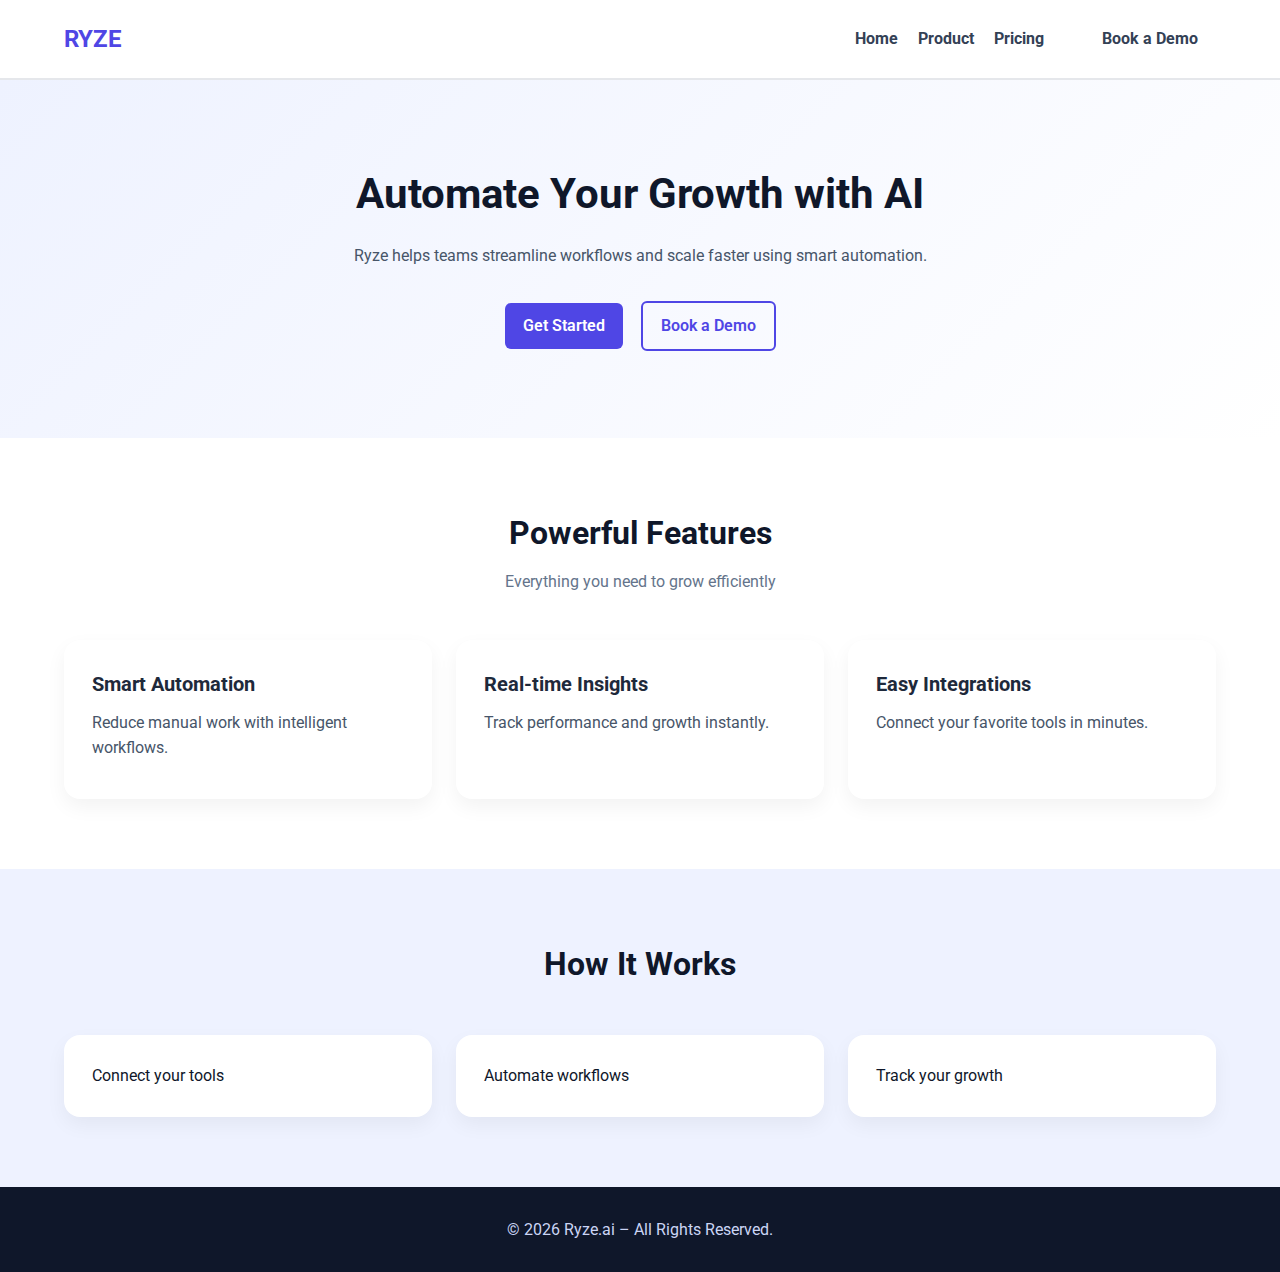
<file: index.html>
<!DOCTYPE html>
<html lang="en">
<head>
  <meta charset="UTF-8" />
  <title>Ryze – Grow Faster with AI</title>
  <link rel="stylesheet" href="style.css" />
</head>
<body>

<header>
  <div class="container nav">
    <h2>RYZE</h2>
    <ul>
      <li><a href="index.html">Home</a></li>
      <li><a href="feature.html">Product</a></li>
      <li><a href="price.html">Pricing</a></li>
      <li><a href="#" class="btn">Book a Demo</a></li>
    </ul>
  </div>
</header>

<section class="hero">
  <div class="container">
    <h1>Automate Your Growth with AI</h1>
    <p>Ryze helps teams streamline workflows and scale faster using smart automation.</p>
    <a href="#" class="btn btn-primary">Get Started</a>
    <a href="#" class="btn btn-outline">Book a Demo</a>
  </div>
</section>

<section>
  <div class="container">
    <div class="section-title">
      <h2>Powerful Features</h2>
      <p>Everything you need to grow efficiently</p>
    </div>

    <div class="grid grid-3">
      <div class="card">
        <h3>Smart Automation</h3>
        <p>Reduce manual work with intelligent workflows.</p>
      </div>
      <div class="card">
        <h3>Real-time Insights</h3>
        <p>Track performance and growth instantly.</p>
      </div>
      <div class="card">
        <h3>Easy Integrations</h3>
        <p>Connect your favorite tools in minutes.</p>
      </div>
    </div>
  </div>
</section>

<section style="background:#eef2ff;">
  <div class="container">
    <div class="section-title">
      <h2>How It Works</h2>
    </div>

    <div class="grid grid-3">
      <div class="card">Connect your tools</div>
      <div class="card">Automate workflows</div>
      <div class="card">Track your growth</div>
    </div>
  </div>
</section>

<footer>
  <div class="container">
    <p>© 2026 Ryze.ai – All Rights Reserved.</p>
  </div>
</footer>

</body>
</html>
</file>
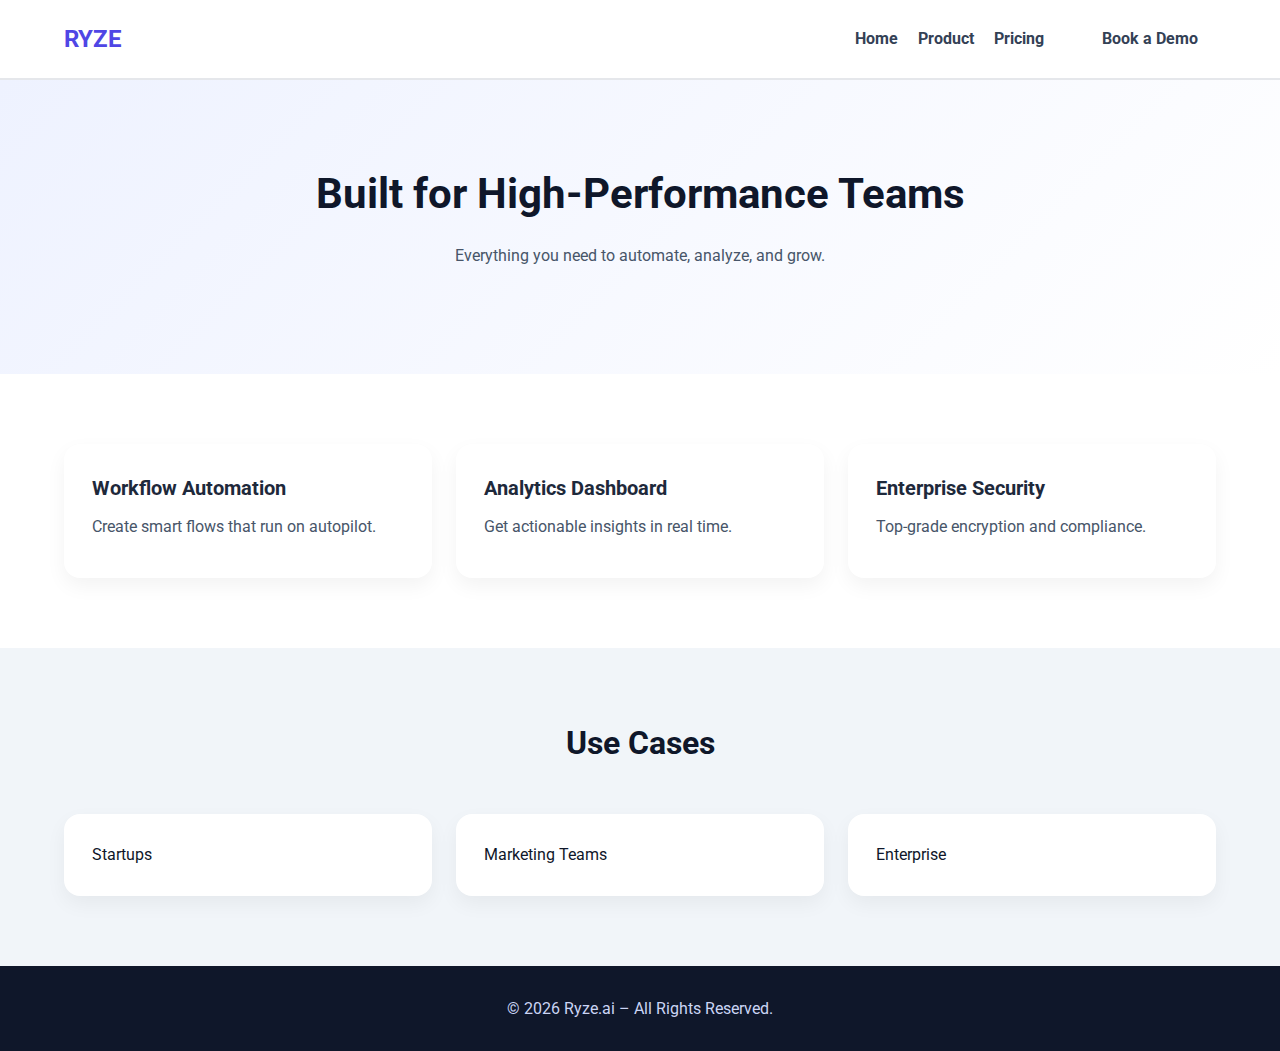
<file: feature.html>
<!DOCTYPE html>
<html lang="en">
<head>
  <meta charset="UTF-8" />
  <title>Ryze – Product Features</title>
  <link rel="stylesheet" href="style.css" />
</head>
<body>

<header>
  <div class="container nav">
    <h2>RYZE</h2>
    <ul>
      <li><a href="index.html">Home</a></li>
      <li><a href="feature.html">Product</a></li>
      <li><a href="price.html">Pricing</a></li>
      <li><a href="#" class="btn">Book a Demo</a></li>
    </ul>
  </div>
</header>

<section class="hero">
  <div class="container">
    <h1>Built for High-Performance Teams</h1>
    <p>Everything you need to automate, analyze, and grow.</p>
  </div>
</section>

<section>
  <div class="container">
    <div class="grid grid-3">
      <div class="card">
        <h3>Workflow Automation</h3>
        <p>Create smart flows that run on autopilot.</p>
      </div>
      <div class="card">
        <h3>Analytics Dashboard</h3>
        <p>Get actionable insights in real time.</p>
      </div>
      <div class="card">
        <h3>Enterprise Security</h3>
        <p>Top-grade encryption and compliance.</p>
      </div>
    </div>
  </div>
</section>

<section style="background:#f1f5f9;">
  <div class="container">
    <div class="section-title">
      <h2>Use Cases</h2>
    </div>
    <div class="grid grid-3">
      <div class="card">Startups</div>
      <div class="card">Marketing Teams</div>
      <div class="card">Enterprise</div>
    </div>
  </div>
</section>

<footer>
  <div class="container">
    <p>© 2026 Ryze.ai – All Rights Reserved.</p>
  </div>
</footer>

</body>
</html>
</file>
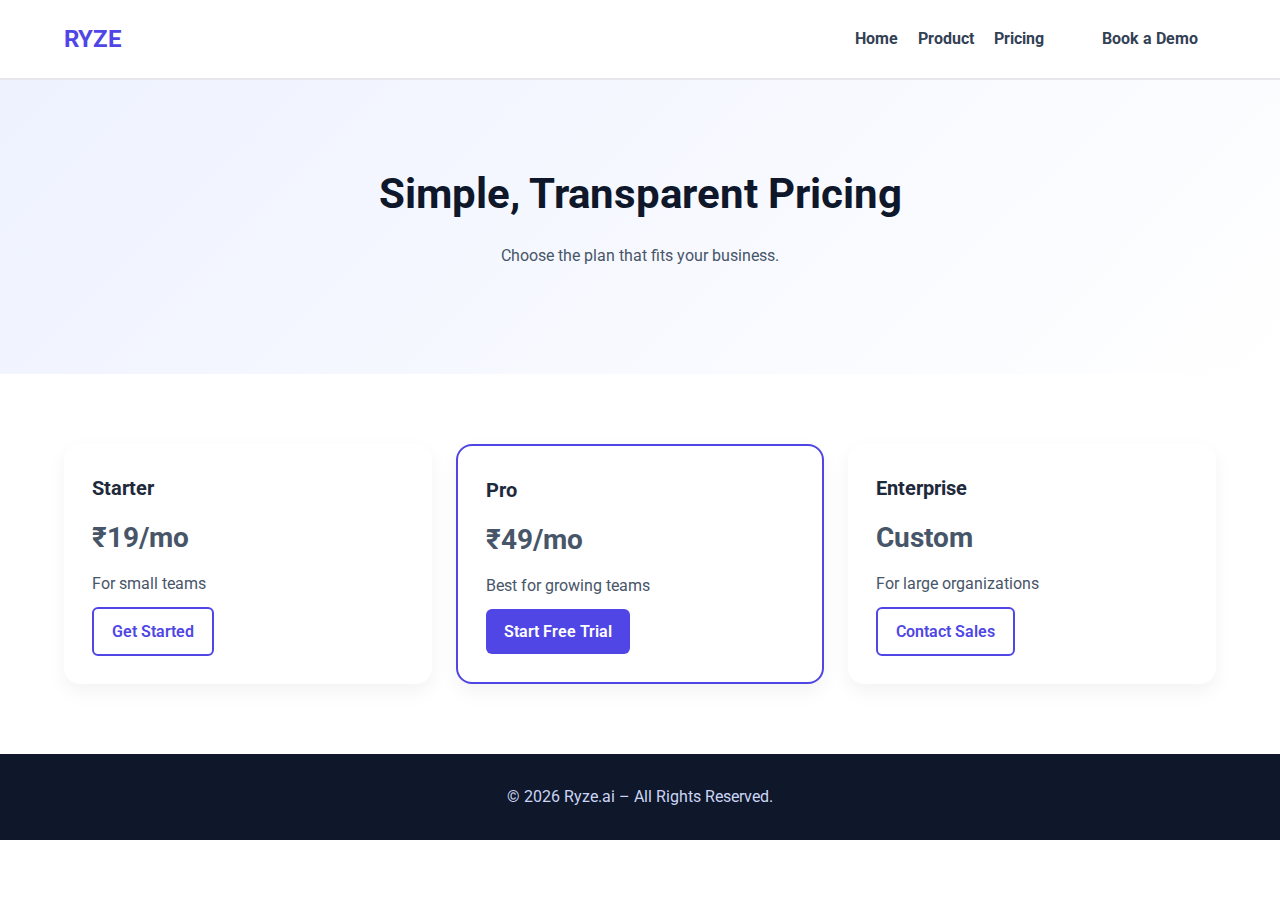
<file: price.html>
<!DOCTYPE html>
<html lang="en">
<head>
  <meta charset="UTF-8" />
  <title>Ryze – Pricing</title>
  <link rel="stylesheet" href="style.css" />
</head>
<body>

<header>
  <div class="container nav">
    <h2>RYZE</h2>
    <ul>
      <li><a href="index.html">Home</a></li>
      <li><a href="feature.html">Product</a></li>
      <li><a href="price.html">Pricing</a></li>
      <li><a href="#" class="btn">Book a Demo</a></li>
    </ul>
  </div>
</header>

<section class="hero">
  <div class="container">
    <h1>Simple, Transparent Pricing</h1>
    <p>Choose the plan that fits your business.</p>
  </div>
</section>

<section>
  <div class="container">
    <div class="grid grid-3">
      
      <div class="card">
        <h3>Starter</h3>
        <p class="price">₹19/mo</p>
        <p>For small teams</p>
        <a href="#" class="btn btn-outline">Get Started</a>
      </div>

      <div class="card" style="border:2px solid #4f46e5;">
        <h3>Pro</h3>
        <p class="price">₹49/mo</p>
        <p>Best for growing teams</p>
        <a href="#" class="btn btn-primary">Start Free Trial</a>
      </div>

      <div class="card">
        <h3>Enterprise</h3>
        <p class="price">Custom</p>
        <p>For large organizations</p>
        <a href="#" class="btn btn-outline">Contact Sales</a>
      </div>

    </div>
  </div>
</section>

<footer>
  <div class="container">
    <p>© 2026 Ryze.ai – All Rights Reserved.</p>
  </div>
</footer>

</body>
</html>
</file>
<file: style.css>
@import url('https://fonts.googleapis.com/css2?family=Roboto:ital,wght@0,100..900;1,100..900&display=swap');

* {
  margin: 0;
  padding: 0;
  box-sizing: border-box;
}

body {
  font-family: "Roboto", Arial, sans-serif;
  line-height: 1.6;
  color: #0f172a;
  background: #ffffff;
}

a {
  text-decoration: none;
  color: inherit;
}

img {
  max-width: 100%;
}

.container {
  width: 90%;
  max-width: 1200px;
  margin: auto;
}

/* HEADER / NAVBAR */
header {
  background: #ffffff;
  border-bottom: 2px solid #e5e7eb;
  position: sticky;
  top: 0;
  z-index: 100;
}

.nav {
  display: flex;
  align-items: center;
  justify-content: space-between;
  padding: 16px 0;
}

.nav h2 {
  font-size: 24px;
  font-weight: 700;
  color: #4f46e5;
}

.nav ul {
  list-style: none;
  display: flex;
  align-items: center;
  gap: 20px;
}

.nav a {
  font-weight: 700;
  color: #334155;
  transition: color 0.4s ease-in-out;
}

.nav a:hover {
  color: #2c22e2;
}

.nav .btn {
  margin-left: 20px;
}


/* BUTTONS */
.btn {
  display: inline-block;
  padding: 10px 18px;
  border-radius: 6px;
  font-weight: 600;
  transition: all 0.3s ease;
}

.btn-primary {
  background: #4f46e5;
  color: #ffffff;
}

.btn-primary:hover {
  background: #4338ca;
}

.btn-outline {
  border: 2px solid #4f46e5;
  color: #4f46e5;
}

.btn-outline:hover {
  background: #4f46e5;
  color: #ffffff;
}

/* HERO SECTION */
.hero {
  background: linear-gradient(135deg, #eef2ff, #ffffff);
  padding: 80px 0;
  text-align: center;
  animation: fadeIn 1s ease forwards;
}

.hero h1 {
  font-size: 42px;
  margin-bottom: 16px;
}

.hero p {
  max-width: 650px;
  margin: auto;
  color: #475569;
  margin-bottom: 26px;
}

.hero .btn {
  margin: 7px;
}

/* SECTIONS */
section {
  padding: 70px 0;
}

.section-title {
  text-align: center;
  margin-bottom: 45px;
}

.section-title h2 {
  font-size: 32px;
  margin-bottom: 10px;
}

.section-title p {
  color: #64748b;
}

/* GRID SYSTEM */
.grid {
  display: grid;
  gap: 24px;
}

.grid-3 {
  grid-template-columns: repeat(3, 1fr);
}

/* CARDS */
.card {
  background: #ffffff;
  padding: 28px;
  border-radius: 16px;
  box-shadow: 0 8px 20px rgba(0,0,0,0.05);
  transition: transform 0.3s ease, box-shadow 0.3s ease;
  animation: slideUp 0.7s ease forwards;
}

.card:hover {
  transform: translateY(-8px);
  box-shadow: 0 14px 28px rgba(0,0,0,0.08);
}

.card h3 {
  margin-bottom: 10px;
  color: #1e293b;
  font-size: 20px;
}

.card p {
  color: #475569;
  margin-bottom: 10px;

}

/*  PRICING */
.price {
  font-size: 28px;
  font-weight: 700;
  color: #4f46e5;
  margin: 12px 0;
}

/* FOOTER */
footer {
  background: #0f172a;
  color: #cbd5f5;
  text-align: center;
  padding: 30px 0;
  font-size: 16px;
}
/* ANIMATIONS */
@keyframes fadeIn {
  from {
    opacity: 0;
    transform: translateY(15px);
  }
  to {
    opacity: 1;
    transform: translateY(0);
  }
}

@keyframes slideUp {
  from {
    opacity: 0;
    transform: translateY(25px);
  }
  to {
    opacity: 1;
    transform: translateY(0);
  }
}

/* ACCESSIBILITY */
a:focus,
.btn:focus {
  outline: 3px solid #c7d2fe;
  outline-offset: 2px;
  border-radius: 6px;
}

/*   RESPONSIVE DESIGN */
@media (max-width: 900px) {
  .grid-3 {
    grid-template-columns: repeat(2, 1fr);
  }

  .hero h1 {
    font-size: 34px;
  }
}

@media (max-width: 600px) {
  .nav {
    flex-direction: column;
    gap: 14px;
  }

  .nav ul {
    flex-wrap: wrap;
    justify-content: center;
  }

  .grid-3 {
    grid-template-columns: 1fr;
  }

  .hero {
    padding: 60px 0;
  }

  .hero h1 {
    font-size: 28px;
  }

  section {
    padding: 50px 0;
  }
}
</file>
